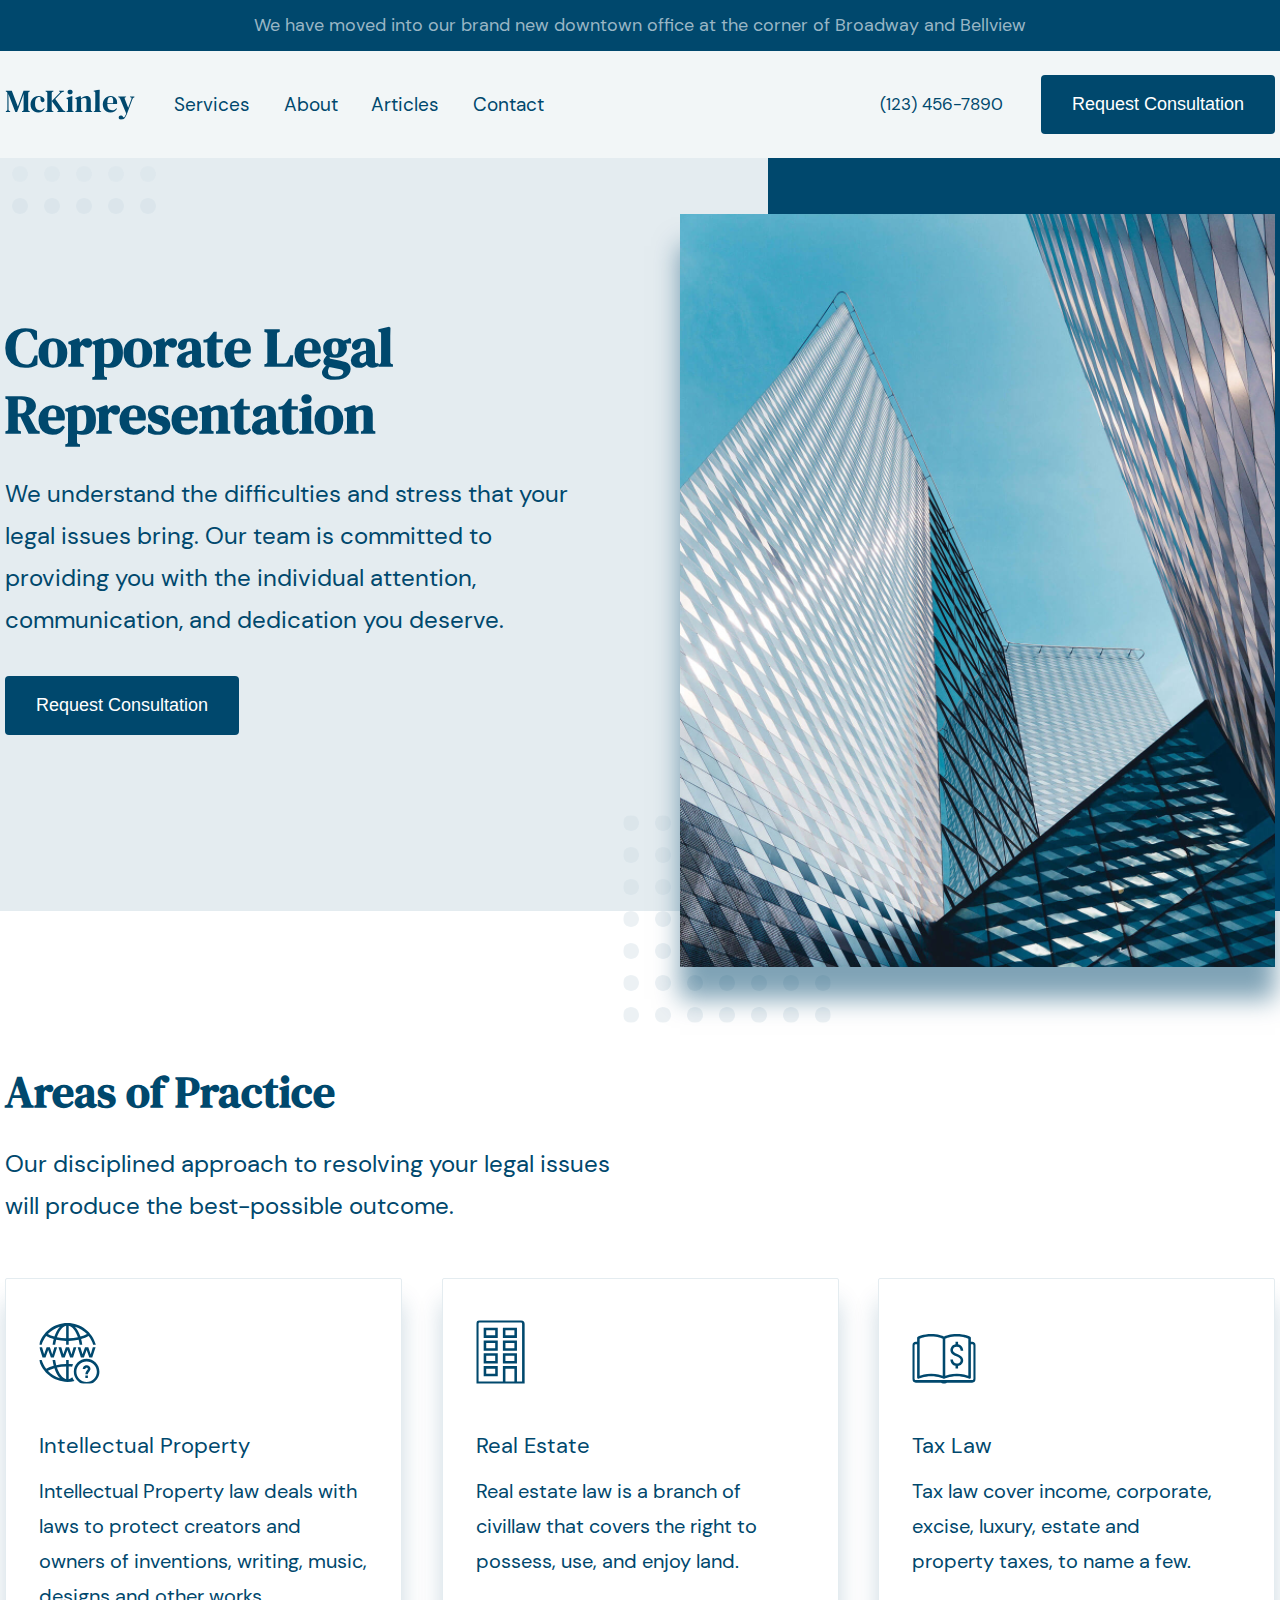
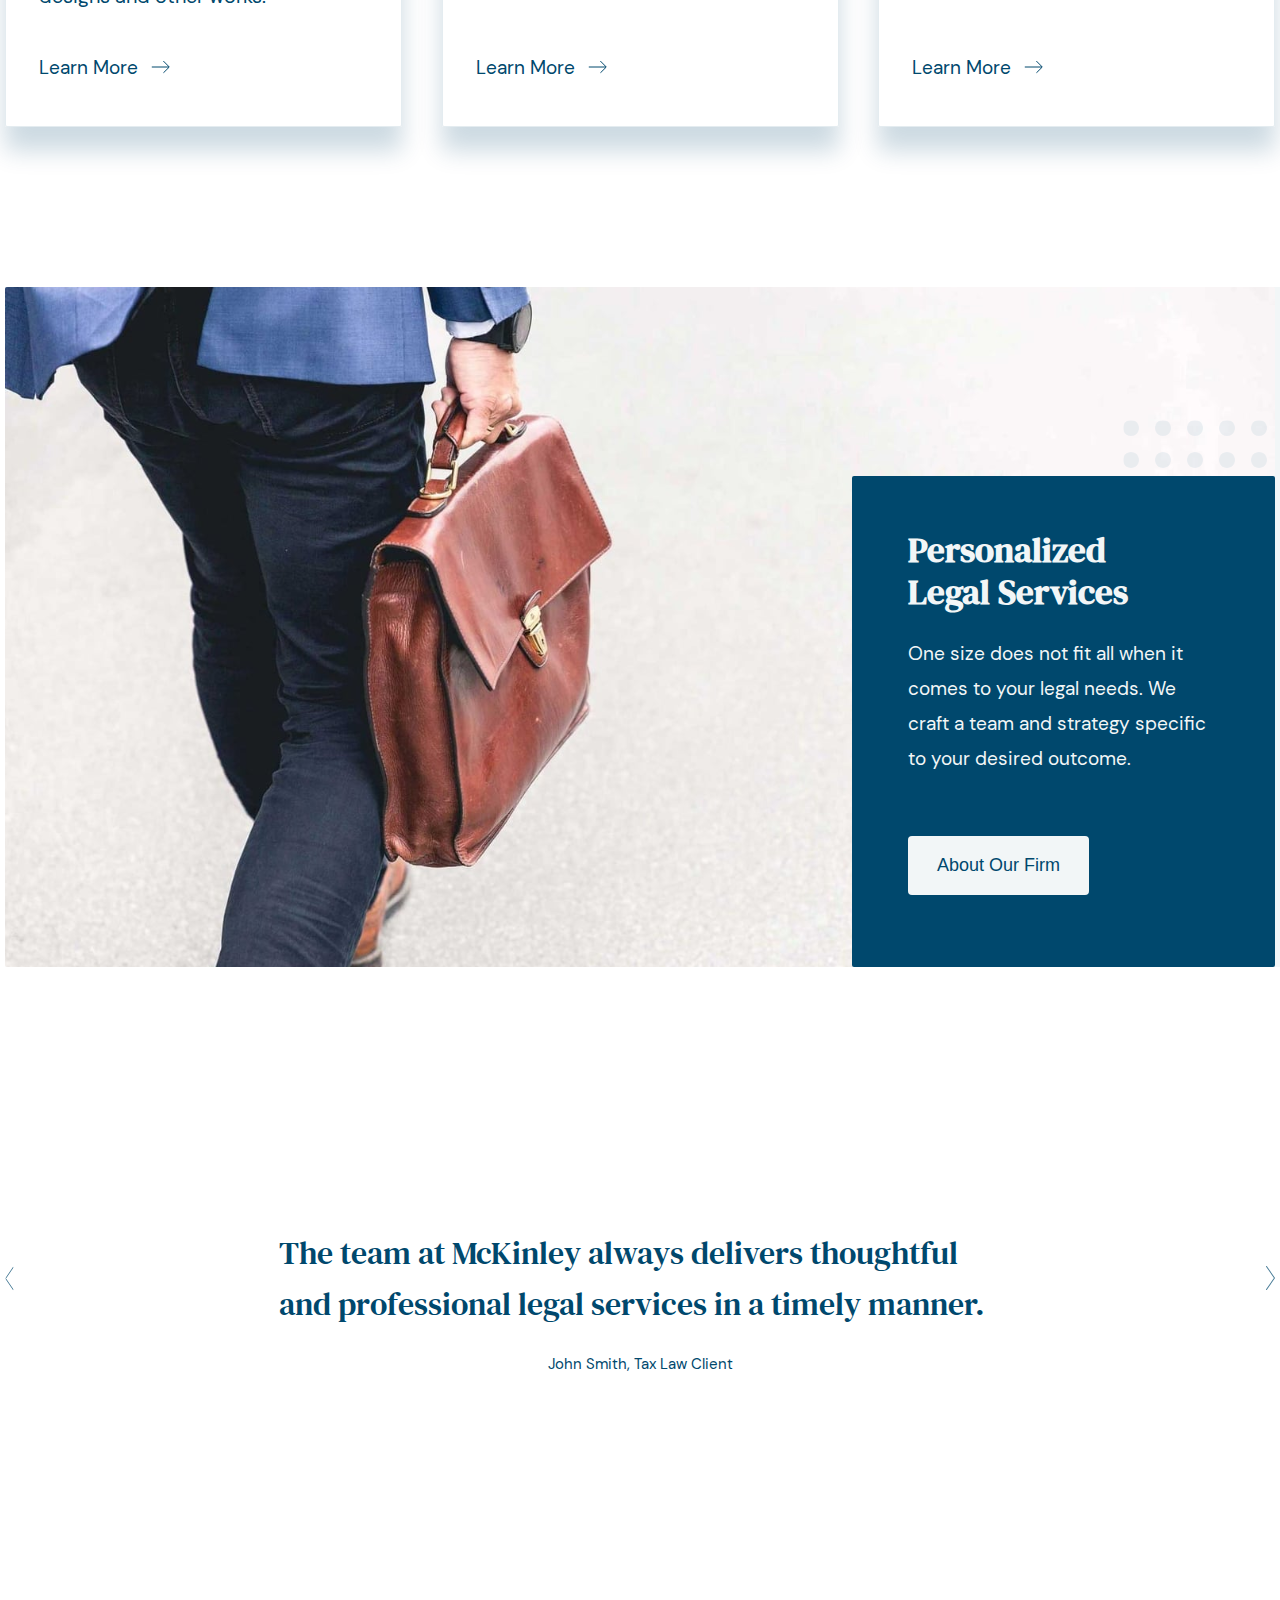
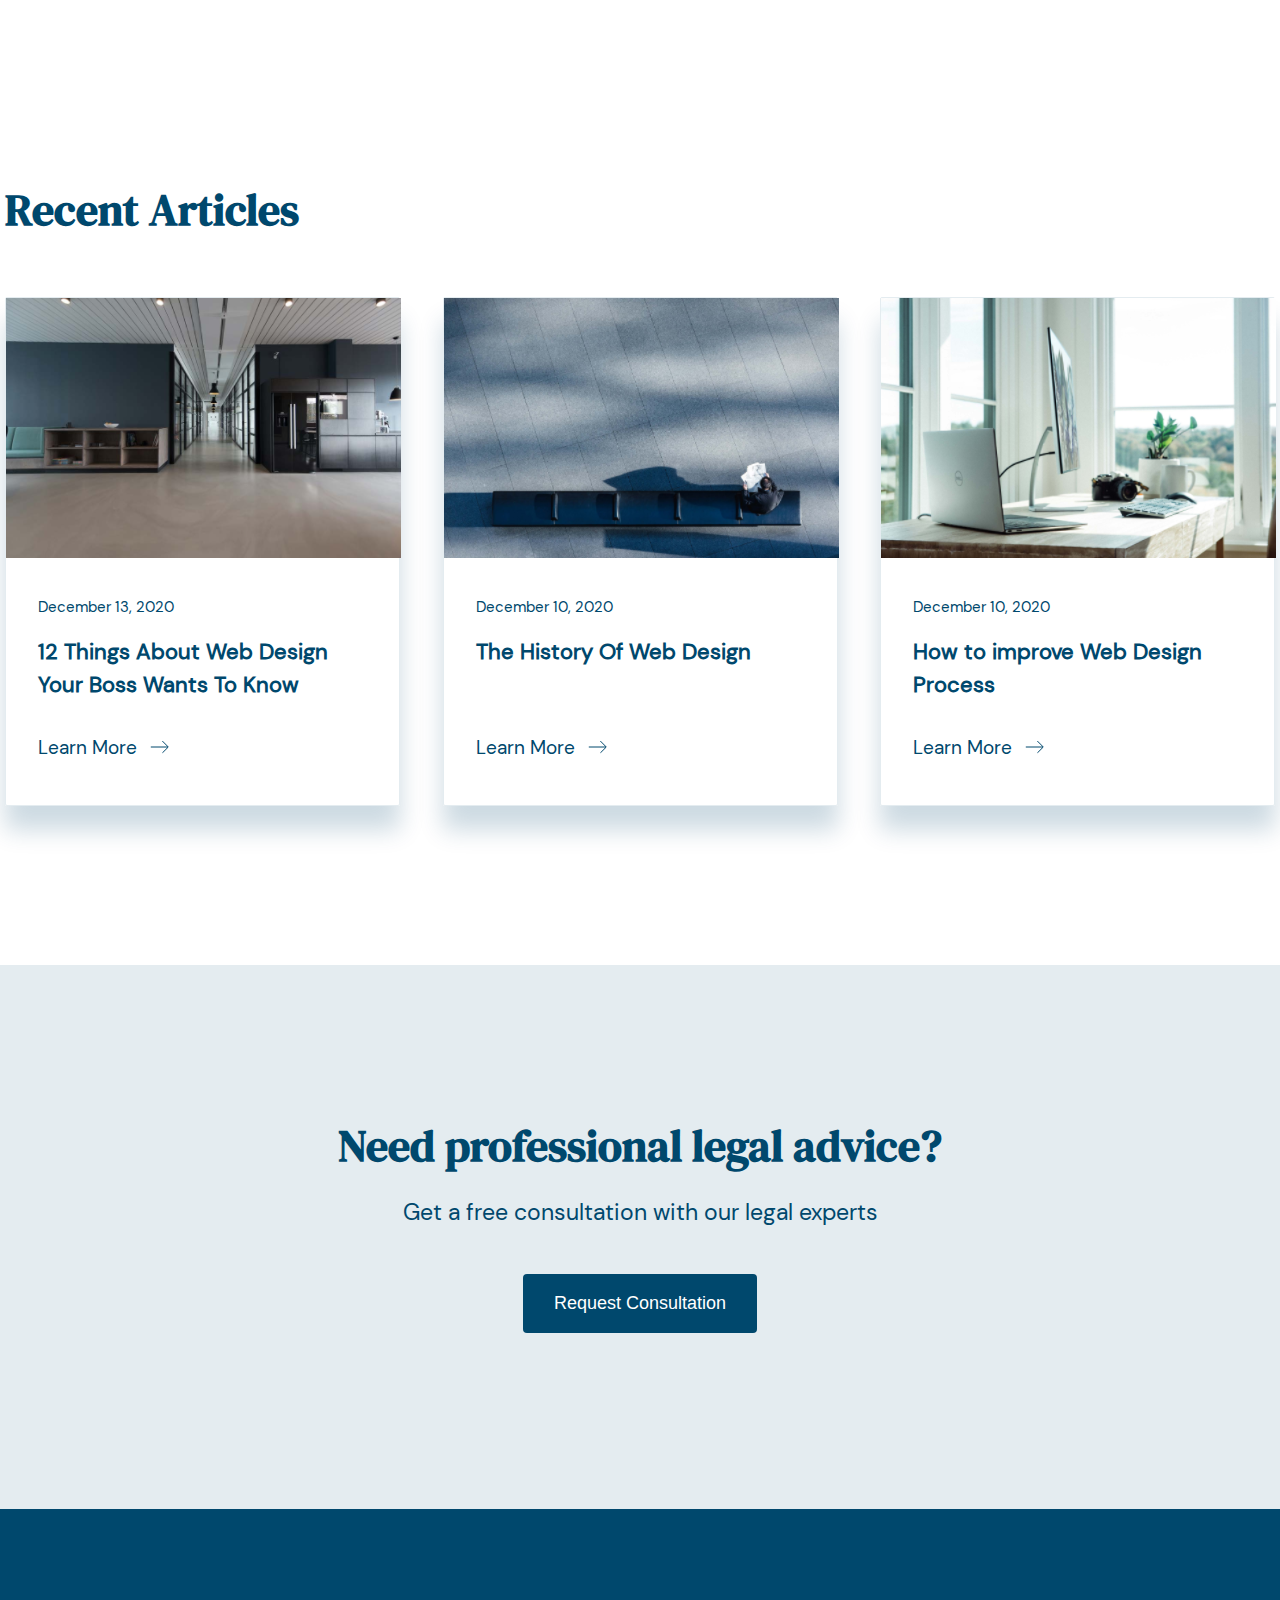
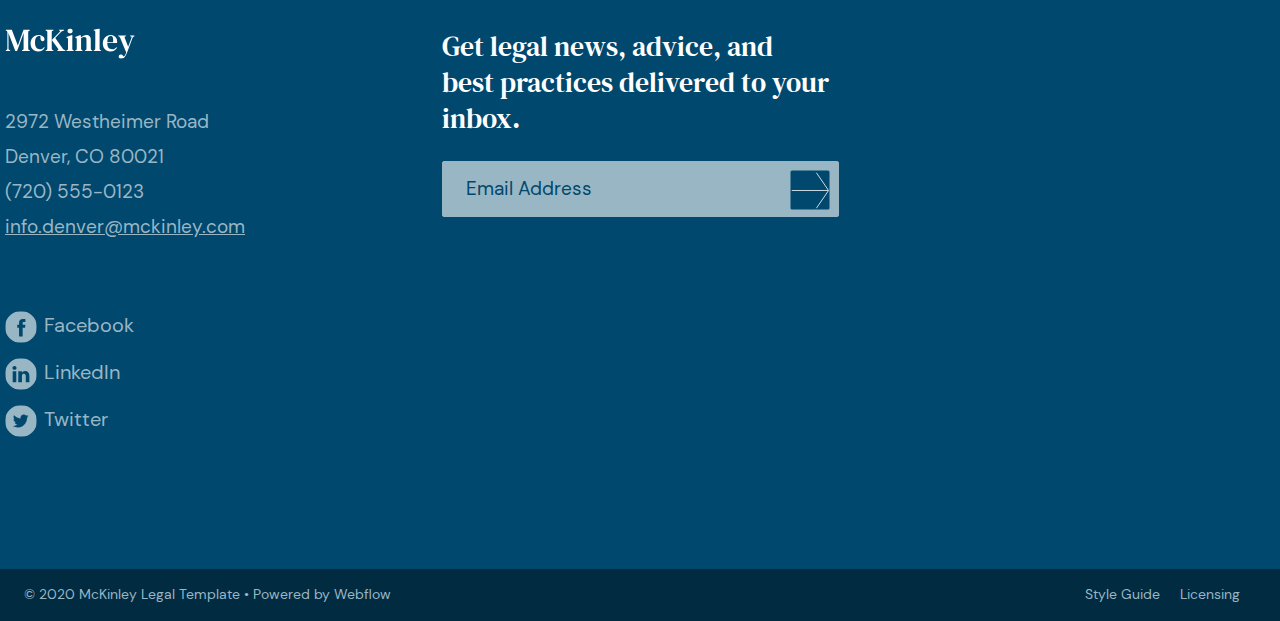
<file: McKinley/index.html>
<!DOCTYPE html>
<html lang="en">
<head>
    <meta charset="UTF-8">
    <title>McKinley</title>
    <link rel="stylesheet" href="css/styles.css">
</head>
<body>
<section class="header__info">
    <div class="info__text">
        We have moved into our brand new downtown office at the corner of Broadway and Bellview
    </div>
</section>
<header class="header">
    <div class="container header__container">
        <div class="header__block-one">
            <a href="#" class="header__logo">
                <img src="assets/images/logo.svg" alt="Logo Image" class="logo__img">
            </a>
            <nav class="menu">
                <ul class="menu__list">
                    <li class="list__item">
                        <a href="#" class="menu__link">Services</a>
                    </li>
                    <li class="list__item">
                        <a href="#" class="menu__link">About</a>
                    </li>
                    <li class="list__item">
                        <a href="#" class="menu__link">Articles</a>
                    </li>
                    <li class="list__item">
                        <a href="#" class="menu__link">Contact</a>
                    </li>
                </ul>
            </nav>
        </div>
        <div class="header__block-two">
            <div class="header__contact">
                (123) 456-7890
            </div>
            <button class="btn header__btn">
                Request Consultation
            </button>
        </div>
    </div>
</header>
<section class="main">
    <div class="container main__container">
        <img src="assets/images/dots_min.svg" alt="Decorative Dots" class="main__dots">
        <div class="main__info">
            <h1 class="title main__title">
                Corporate Legal Representation
            </h1>
            <p class="main__text">
                We understand the difficulties and stress that your legal issues bring. Our team is committed to
                providing you with the individual attention, communication, and dedication you deserve.
            </p>
            <button class="btn main__btn">
                Request Consultation
            </button>
        </div>
        <div class="main__image">
            <img src="assets/images/main_img.png" alt="Main Image" class="main__image-img">
        </div>
    </div>
</section>
<section class="areas">
    <div class="container areas__container">
        <img src="assets/images/dots.svg" alt="Decorative Dots" class="areas__dots">
        <h2 class="title areas__title">
            Areas of Practice
        </h2>
        <p class="areas__info">
            Our disciplined approach to resolving your legal issues will produce the best-possible outcome.
        </p>
        <div class="areas__cards">
            <div class="areas__card">
                <img src="assets/images/card_img_one.svg" alt="Card Image One" class="areas__card-img">
                <p class="areas__card-title">Intellectual Property</p>
                <p class="areas__card-text">
                    Intellectual Property law deals with laws to protect creators and owners of inventions, writing,
                    music, designs and other works.
                </p>
                <a href="#" class="link areas__card-link">
                    <span>Learn More</span>
                    <img src="assets/images/link_pointer.svg" alt="Lin&nbsp;k Pointer" class="link__img">
                </a>
            </div>
            <div class="areas__card">
                <img src="assets/images/card_img_two.svg" alt="Card Image Two" class="areas__card-img">
                <p class="areas__card-title">Real Estate</p>
                <p class="areas__card-text">
                    Real estate law is a branch of civillaw that covers the right to possess, use, and enjoy land.
                </p>
                <a href="#" class="link areas__card-link"><span>Learn More</span>
                    <img src="assets/images/link_pointer.svg" alt="Link Pointer" class="link__img">
                </a>
            </div>
            <div class="areas__card">
                <img src="assets/images/card_img_three.svg" alt="Card Image Three" class="areas__card-img">
                <p class="areas__card-title">Tax Law</p>
                <p class="areas__card-text">
                    Tax law cover income, corporate, excise, luxury, estate and property&nbsp;taxes, to name a few.
                </p>
                <a href="#" class="link areas__card-link"><span>Learn More</span>
                    <img src="assets/images/link_pointer.svg" alt="Link Pointer" class="link__img">
                </a>
            </div>
        </div>
    </div>
</section>
<section class="about">
    <div class="container about__container">
        <div class="about__image">
            <img src="assets/images/bg-image.png" alt="About Image" class="about__image-img">
        </div>
        <div class="about__info">
            <h3 class="title about__title">
                Personalized Legal&nbsp;Services
            </h3>
            <p class="about__text">
                One size does not fit all when it comes to your legal needs. We craft a team and strategy specific to
                your desired outcome.
            </p>
            <button class="btn about__btn">About Our Firm</button>
        </div>
    </div>
</section>
<section class="reviews">
    <div class="container reviews__container">
        <button class="review__btn">
            <img src="assets/images/pointer.svg" alt="Right Pointer" class="reviews__pointer-left">
        </button>
        <p class="review__text">
            The team at McKinley always delivers thoughtful and professional legal services in a timely manner.
        </p>
        <p class="review__author">
            John Smith, Tax Law Client
        </p>
        <button class="review__btn">
            <img src="assets/images/pointer_right.svg" alt="Right Pointer" class="reviews__pointer-right">
        </button>
    </div>
</section>
<section class="articles">
    <div class="container articles__container">
        <h2 class="title articles__title">
            Recent Articles
        </h2>
        <div class="articles__cards">
            <div class="articles__card">
                <div class="articles__card-image">
                    <img src="assets/images/article_img_one.png" alt="Article Image One" class="articles__card-img">
                </div>
                <div class="articles__card-info">
                    <p class="articles__card-date">December 13, 2020</p>
                    <h4 class="articles__card-title">12 Things About Web Design Your Boss Wants To Know</h4>
                    <a href="#" class="link articles__card-link">
                        <span>Learn More</span>
                        <img src="assets/images/link_pointer.svg" alt="Link Pointer" class="link__img">
                    </a>
                </div>
            </div>
            <div class="articles__card">
                <div class="articles__card-image">
                    <img src="assets/images/article_img_two.png" alt="Article Image Two" class="articles__card-img">
                </div>
                <div class="articles__card-info">
                    <p class="articles__card-date">December 10, 2020</p>
                    <h4 class="articles__card-title">The History Of Web Design</h4>
                    <a href="#" class="link articles__card-link">
                        <span>Learn More</span>
                        <img src="assets/images/link_pointer.svg" alt="Link Pointer" class="link__img">
                    </a>
                </div>
            </div>
            <div class="articles__card">
                <div class="articles__card-image">
                    <img src="assets/images/article_img_three.png" alt="Article Image Three"
                         class="articles__card-img">
                </div>
                <div class="articles__card-info">
                    <p class="articles__card-date">December 10, 2020</p>
                    <h4 class="articles__card-title">How to improve Web Design Process</h4>
                    <a href="#" class="link articles__card-link">
                        <span>Learn More</span>
                        <img src="assets/images/link_pointer.svg" alt="Link Pointer" class="link__img">
                    </a>
                </div>
            </div>
        </div>
    </div>
</section>
<section class="order">
    <div class="container order__container">
        <h2 class="title order__title">
            Need professional legal advice?
        </h2>
        <p class="order__text">
            Get a free consultation with our legal experts
        </p>
        <button class="btn order__btn">Request Consultation</button>
    </div>
</section>
<footer class="footer">
    <div class="container footer__container">
        <div class="footer__block-one">
            <a href="#" class="footer__logo">
                <img src="assets/images/footer__logo.svg" alt="Footer Logo" class="footer__logo-img">
            </a>
            <p class="footer__address">
                2972 Westheimer Road <br>
                Denver, CO 80021 <br>
                (720) 555-0123
                <span>info.denver@mckinley.com</span>
            </p>
            <div class="footer__contacts">
                <a href="#" class="footer__contact-link">
                    <img src="assets/images/facebook.svg" alt="FaceBook Link" class="footer__contact-img"> Facebook
                </a>
                <a href="#" class="footer__contact-link">
                    <img src="assets/images/linkedin.svg" alt="LinkedIn Link" class="footer__contact-img"> LinkedIn
                </a>
                <a href="#" class="footer__contact-link">
                    <img src="assets/images/twitter.svg" alt="Twitter Link" class="footer__contact-img"> Twitter
                </a>
            </div>
        </div>
        <div class="footer__block-two">
            <p class="footer__inbox">
                Get legal news, advice, and best&nbsp;practices delivered to your inbox.
            </p>
            <label class="input__container">
                <input type="email" class="footer__input" placeholder="Email Address">
                <img src="assets/images/footer_pointer.svg" alt="Footer Pointer" class="footer__input-pointer">
            </label>
        </div>
    </div>
</footer>
<section class="footer__info">
    <div class="footer__info-text">
        © 2020 McKinley Legal Template • Powered by Webflow
    </div>
    <div class="footer__info-links">
        <a href="#" class="footer__info-link">Style Guide</a>
        <a href="#" class="footer__info-link">Licensing</a>
    </div>
</section>
</body>
</html>
</file>
<file: McKinley/css/styles.css>
@font-face {
    font-family: DM Serif Text;
    src: url("../assets/fonts/DMSerifText-Regular.ttf");
}

@font-face {
    font-family: DM Sans;
    src: url("../assets/fonts/DMSans-Regular.ttf");
}

* {
    padding: 0;
    margin: 0;
}

body {
    font-family: "DM Sans", sans-serif;
    color: rgb(0, 72, 109);
    background-color: #FFFFFF;
}

.header__info {
    background-color: #00486D;
    padding: 8px 0;
    margin: 0 auto;
}

.info__text {
    color: rgb(153, 182, 197);
    font-size: 18px;
    line-height: 35px;
    text-align: center;
}

.container {
    max-width: 1270px;
    margin: 0 auto;
}

.header {
    background-color: #F2F6F7;
    padding: 24px 0;
    position: relative;
}

.header__container {
    display: flex;
    align-items: center;
    justify-content: space-between;
}

.header__block-one {
    width: 539px;
    display: flex;
    align-items: center;
    justify-content: space-between;
}

.header__logo {
    text-decoration: none;
    display: inline-block;
    line-height: 0;
    cursor: pointer;
}

.menu {
    width: 370px;
}

.menu__list {
    display: flex;
    align-items: center;
    justify-content: space-between;
}

.list__item {
    list-style: none;
}

.link span:hover {
    border-bottom: 1px solid rgb(0, 72, 109);
}

.menu__link {
    text-decoration: none;
    color: rgb(0, 72, 109);
    font-size: 19px;
    line-height: 35px;
}

.menu__link:hover {
    border-bottom: 2px solid rgb(0, 72, 109);
}

.header__block-two {
    width: 395px;
    display: flex;
    align-items: center;
    justify-content: space-between;
}

.header__contact {
    font-size: 17px;
    line-height: 35px;
}

.btn {
    border-radius: 4px;
    border: none;
    background-color: rgb(0, 72, 109);
    color: rgb(255, 255, 255);
    font-size: 18px;
    line-height: 35px;
    text-align: center;
    padding: 12px 24px;
    cursor: pointer;
    box-sizing: border-box;
    width: 234px;
}

.btn:hover {
    opacity: 0.9;
}

.main {
    background: linear-gradient(to right, #E4ECF0 60%, #00486D 40%);
}

.main__container {
    display: flex;
    align-items: center;
    justify-content: space-between;
    position: relative;
    overflow: visible;
}

.main__dots {
    position: absolute;
    top: 8px;
    left: -57px;
}

.main__info {
    width: 563px;
}

.title {
    font-family: 'DM Serif Text', sans-serif;
    font-size: 44px;
    line-height: 52px;
}

.main__title {
    font-size: 55px;
    line-height: 67px;
    margin: 155px 0 26px;
}

.main__text {
    font-size: 24px;
    line-height: 42px;
    margin-bottom: 35px;
}

.main__btn {
    margin-bottom: 176px;
}

.main__image {
    width: 595px;
    height: 753px;
    box-shadow: 0 32px 24px 0 rgba(0, 72, 109, 0.5);
    position: absolute;
    right: 0;
    top: 56px;
    z-index: 2;
}

.main__image-img {
    width: auto;
    height: auto;
    object-fit: contain;
}

.areas__container {
    position: relative;
    padding: 155px 0 160px;
}

.areas__dots {
    position: absolute;
    left: 618px;
    top: -96px;
}

.areas__title {
    font-size: 44px;
    line-height: 52px;
    margin-bottom: 25px;
}

.areas__info {
    width: 605px;
    font-size: 24px;
    line-height: 42px;
    margin-bottom: 51px;
}

.areas__cards {
    display: flex;
    align-items: center;
    justify-content: space-between;
}

.areas__card {
    width: 397px;
    padding: 41px 33px;
    box-sizing: border-box;
    border: 1px solid rgb(228, 236, 240);
    border-radius: 2px;
    box-shadow: 0 24px 24px 0 rgba(0, 72, 109, 0.2);
}

.areas__card-img {
    margin-bottom: 40px;
}

.areas__card-title {
    font-size: 22px;
    line-height: 33px;
    margin-bottom: 12px;
}

.areas__card-text {
    font-size: 20px;
    line-height: 35px;
    margin-bottom: 36px;
    height: 140px;
}

.areas__card-link {
    text-decoration: none;
    color: rgb(0, 72, 109);
    font-size: 19px;
    line-height: 35px;
}

.link__img {
    margin-left: 8px;
}

.about {
    background-image: linear-gradient(to right, #fff 50%, #F2F6F7 50%);
    padding: 0;
}

.about__container {
    position: relative;
}

.about__container::after {
    content: "";
    background-image: url("../assets/images/dots.svg");
    background-size: cover;
    width: 208px;
    height: 208px;
    position: absolute;
    top: 133px;
    right: -56px;
    z-index: 1;
}

.about__image {
    width: 1270px;
    height: 680px;
}

.about__image-img {
    width: 100%;
    height: 100%;
    object-fit: cover;
}

.about__info {
    position: absolute;
    right: 0;
    bottom: 0;
    background-color: #00486D;
    color: rgb(242, 246, 247);
    padding: 53px 58px 72px 56px;
    box-sizing: border-box;
    border-radius: 2px;
    width: 423px;
    z-index: 2;
}

.about__title {
    font-size: 35px;
    line-height: 42px;
    margin-bottom: 23px;
}

.about__text {
    font-size: 19px;
    line-height: 35px;
    margin-bottom: 60px;
}

.about__btn {
    background: rgb(242, 246, 247);
    width: 181px;
    color: rgb(0, 72, 109);
    font-size: 18px;
    line-height: 35px;
}

.reviews {
}

.reviews__container {
    padding: 240px 0 226px;
    position: relative;
    overflow: hidden;
}

.review__text {
    width: 723px;
    font-family: DM Serif Text, sans-serif;
    font-size: 32px;
    line-height: 51px;
    margin: 0 auto 17px;
}

.review__author {
    font-size: 15px;
    line-height: 35px;
    text-align: center;
}

.review__btn {
    border: none;
}

.reviews__pointer-left {
    position: absolute;
    left: 0;
    top: 299px;
    cursor: pointer;
}

.reviews__pointer-left:hover {
    transform: scale(14.08) translateX(4.2px);
}

.reviews__pointer-right {
    position: absolute;
    right: 0;
    top: 299px;
    cursor: pointer;
}

.reviews__pointer-right:hover {
    transform: scale(14.08) translateX(-4.5px);
}

.articles {
    padding: 155px 0 159px;
}

.articles__title {
    margin-bottom: 61px;
}

.articles__cards {
    display: flex;
    align-items: center;
    justify-content: space-between;
}

.articles__card {
    width: 395px;
    box-sizing: border-box;
    border: 1px solid rgb(228, 236, 240);
    border-radius: 2px;
    box-shadow: 0 24px 24px 0 rgba(0, 72, 109, 0.2);
}

.articles__card-image {
    width: 395px;
    height: 260px;
}

.articles__card-img {
    width: 100%;
    height: 100%;
    object-fit: cover;
}

.articles__card-info {
    padding: 40px 32px;
}

.articles__card-date {
    font-size: 15px;
    line-height: 19px;
    margin-bottom: 18px;
}

.articles__card-title {
    font-size: 22px;
    line-height: 33px;
    margin-bottom: 29px;
    height: 66px;
}

.articles__card-link {
    text-decoration: none;
    color: rgb(0, 72, 109);
    font-size: 19px;
    line-height: 35px;
}

.order {
    background-color: rgb(228, 236, 240);
    padding: 155px 0 176px;
}

.order__container {
    text-align: center;
}

.order__title {
    margin-bottom: 19px;
}

.order__text {
    font-size: 23px;
    line-height: 42px;
    margin-bottom: 41px;
}

.footer {
    padding: 119px 0 132px;
    background-color: #00486D;
    color: #99B6C5;
}

.footer__container {
    display: flex;
}

.footer__logo {
    display: block;
    margin-bottom: 40px;
    text-decoration: none;
}

.footer__block-one {
    width: 247px;
    margin-right: 190px;
}

.footer__address {
    font-size: 19px;
    line-height: 35px;
    margin-bottom: 64px;
}

.footer__address span {
    text-decoration: underline;
}

.footer__contact-link {
    text-decoration: none;
    color: rgb(153, 182, 197);
    font-size: 20px;
    line-height: 35px;
    display: block;
    margin-bottom: 12px;
}

.footer__contact-link:hover {
    opacity: 0.8;
}

.footer__contact-img {
    vertical-align: middle;
    margin-right: 2px;
}

.footer__contacts a:last-child {
    margin: 0;
}

.footer__block-two {
    width: 397px;
}

.footer__inbox {
    color: rgb(255, 255, 255);
    font-family: DM Serif Text, sans-serif;
    font-size: 28px;
    line-height: 36px;
    margin-bottom: 25px;
}

.input__container {
    position: relative;
}

.footer__input {
    box-sizing: border-box;
    border: 1px solid rgb(153, 182, 197);
    border-radius: 2px;
    background: rgb(153, 182, 197);
    padding: 10px 23px;
    line-height: 34px;
    width: 397px;
    color: rgb(0, 72, 109);
    font-size: 19px;
    font-family: DM Sans, sans-serif;
}

.footer__input::placeholder {
    color: rgb(0, 72, 109);
    font-size: 19px;
}

.footer__input-pointer {
    position: absolute;
    top: -9px;
    right: 9px;
    cursor: pointer;
}

.footer__info {
    background-color: #002B41;
    color: #99B6C5;
    padding: 7px 40px 9px 24px;
    display: flex;
    align-items: center;
    justify-content: space-between;
    line-height: 35px;
}

.footer__info-text {
    font-size: 14px;
}

.footer__info-link {
    text-decoration: none;
    color: rgb(153, 182, 197);
    font-size: 14px;
}

.footer__info-links a:first-child {
    margin-right: 16px;
}

.footer__info-link:hover {
    border-bottom: 1px solid rgb(153, 182, 197);
}
</file>
